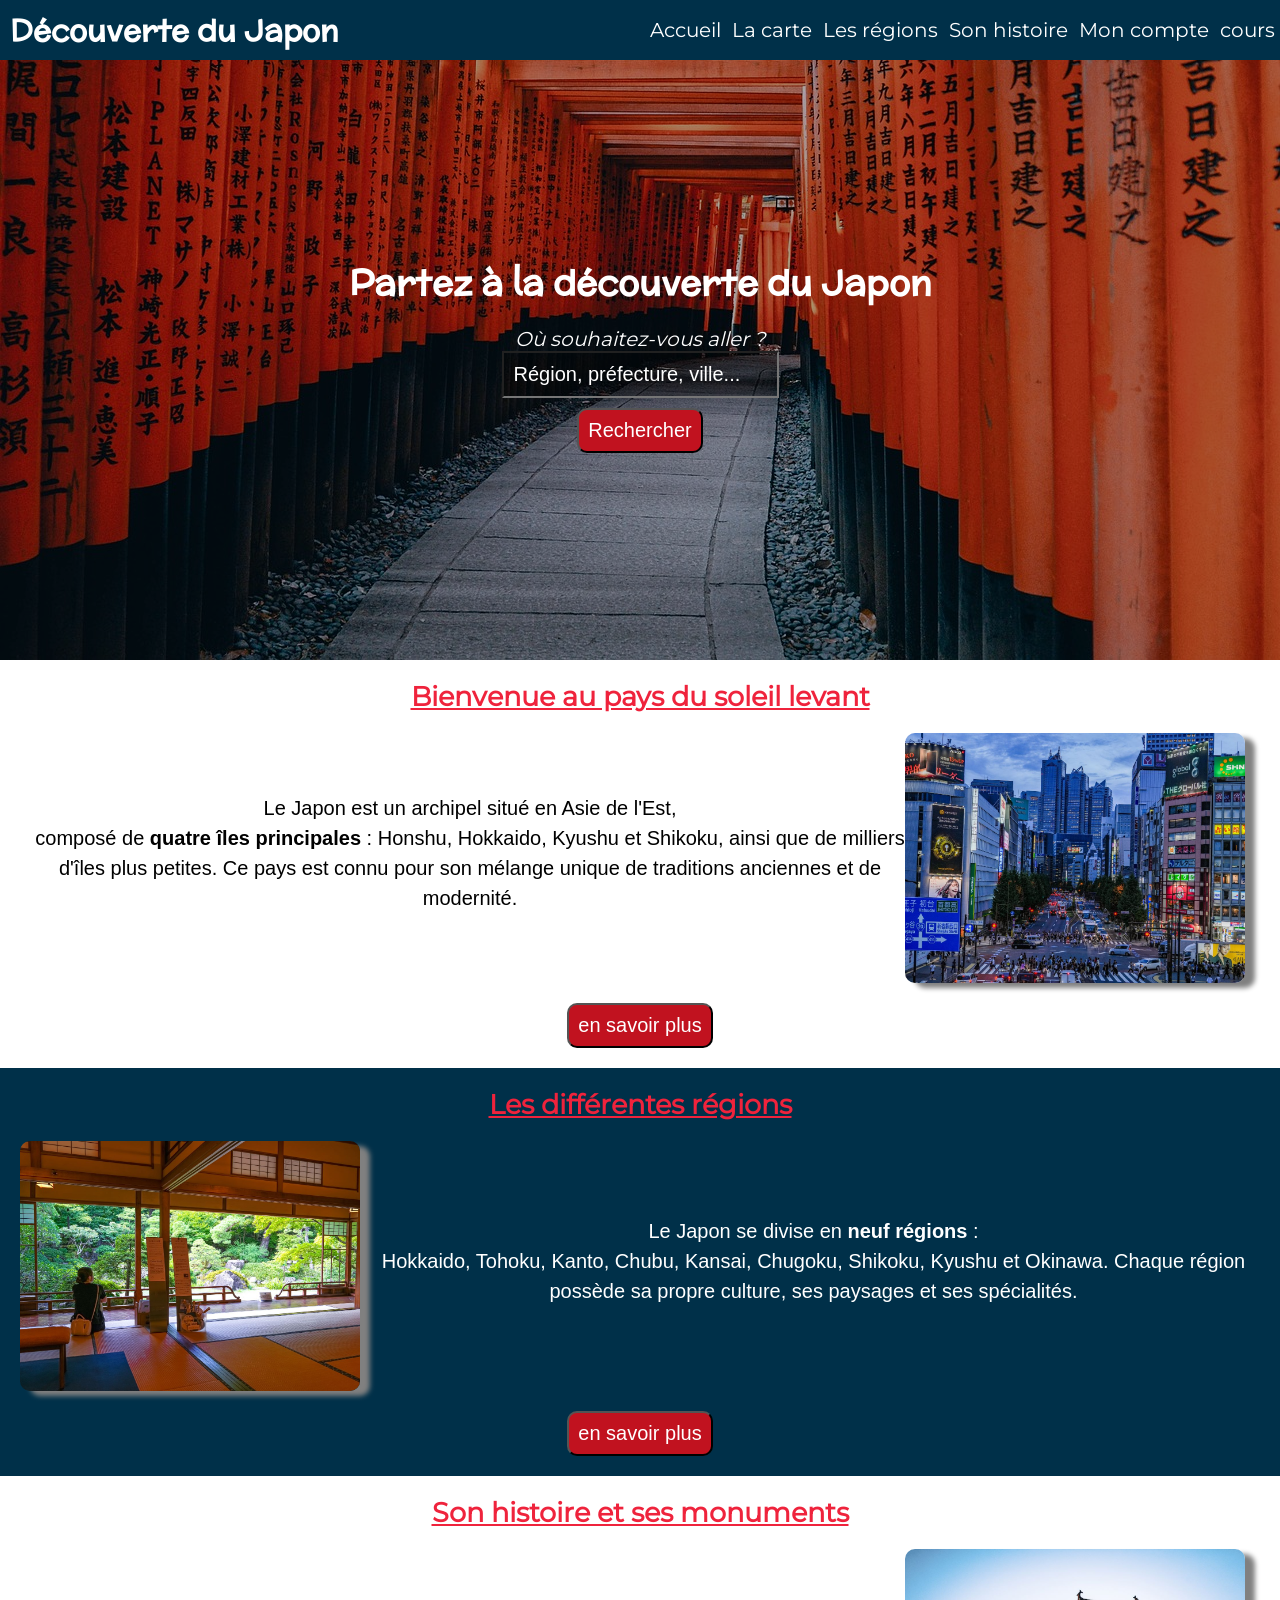
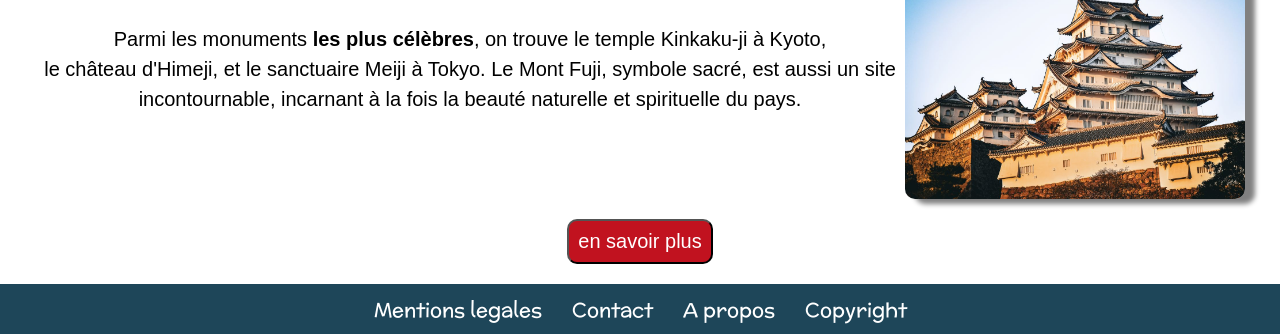
<file: index.html>
<!DOCTYPE html>
<html lang="fr">
<head>
    <meta charset="UTF-8">
    <meta name="viewport" content="width=device-width, initial-scale=1.0">
    <title>Découverte du Japon</title>
    <link rel="stylesheet" href="./Asset/css/reset.css">
    <link rel="stylesheet" href="./Asset/css/style.css">
    <!-- Données non visibles -->

</head>
<body>
    <!-- debut header -->
    <header class="header">
        <h2 class="logo">Découverte du Japon</h2>
        <nav class="header_nav">
            <ul class="header_list">
                <li><a href="index.html">Accueil</a></li>
                <li><a href="carte.html">La carte</a></li>
                <li><a href="regions.html">Les régions</a></li>
                <li><a href="histoire.html">Son histoire</a></li>
                <li><a href="compte.html">Mon compte</a></li>
                <li><a href="cours.html">cours</a></li>
            </ul>
        </nav>
    </header>
    <!-- fin header -->

    <!-- debut page principale -->
<main>
    <section class="hero">
        <h1 class="hero_title">Partez à la découverte du Japon</h1>
        <form class="hero_search" action="" method="get">
            <label class="hero_label" for="my-city">Où souhaitez-vous aller ?</label>
            <input class="hero_input"
                id="my-city"
                type="text"
                name="city"
                value=""
                placeholder="Région, préfecture, ville..."
            />
            <button type="submit"> Rechercher</button>

        </form>
    </section>
    <section class="hero-bienvenue flux">
        <h3>Bienvenue au pays du soleil levant</h3>
        <div class="hero_texte"> 
            <p>Le Japon est un archipel situé en Asie de l'Est, <br>composé de <b>quatre îles principales</b> : Honshu, Hokkaido, Kyushu et Shikoku, ainsi que de milliers d'îles plus petites. Ce pays est connu pour son mélange unique de traditions anciennes et de modernité.</p>
            <img class="hero_photo" src="./Asset/images/bienvenue2.jpg" alt="fille en kimono">
        </div>
        <div>
            <button>en savoir plus</button>
        </div>
        </section>
    
    <section class="hero-regions">
        <h3>Les différentes régions</h3>
        <div class="hero_texte-left flux">
            <p>Le Japon se divise en <b>neuf régions</b> : <br>Hokkaido, Tohoku, Kanto, Chubu, Kansai, Chugoku, Shikoku, Kyushu et Okinawa. Chaque région possède sa propre culture, ses paysages et ses spécialités.</p>
            <img class="hero_photo" src="./Asset/images/regions2.jpg" alt="rue commercante animée">
        </div>
        <div> 
            <button>en savoir plus</button>
        </div>
        </section>
        </section>
    <section class="hero-histoire flux">
        <h3>Son histoire et ses monuments</h3>
        <div class="hero_texte">
            <p>Parmi les monuments <b>les plus célèbres</b>, on trouve le temple Kinkaku-ji à Kyoto,<br> le château d'Himeji, et le sanctuaire Meiji à Tokyo. Le Mont Fuji, symbole sacré, est aussi un site incontournable, incarnant à la fois la beauté naturelle et spirituelle du pays.</p>
            <img class="hero_photo" src="./Asset/images/histoire3.jpg" alt="chateau d'Himeji">
        </div>
        <div>
            <button>en savoir plus</button>
        </div>    
        </section>
        
</main>
<!-- fin page principale -->

<!--Début Footer-->
<footer class="footer">
    <nav class="footer_nav">
        <ul class="footer_list">
            <li>Mentions legales</li>
            <li>Contact</li>        
            <li>A propos</li>
            <li>Copyright</li>
        </ul>
    </nav>
</footer>
<!-- Fin footer-->


</body>

</html>
</file>
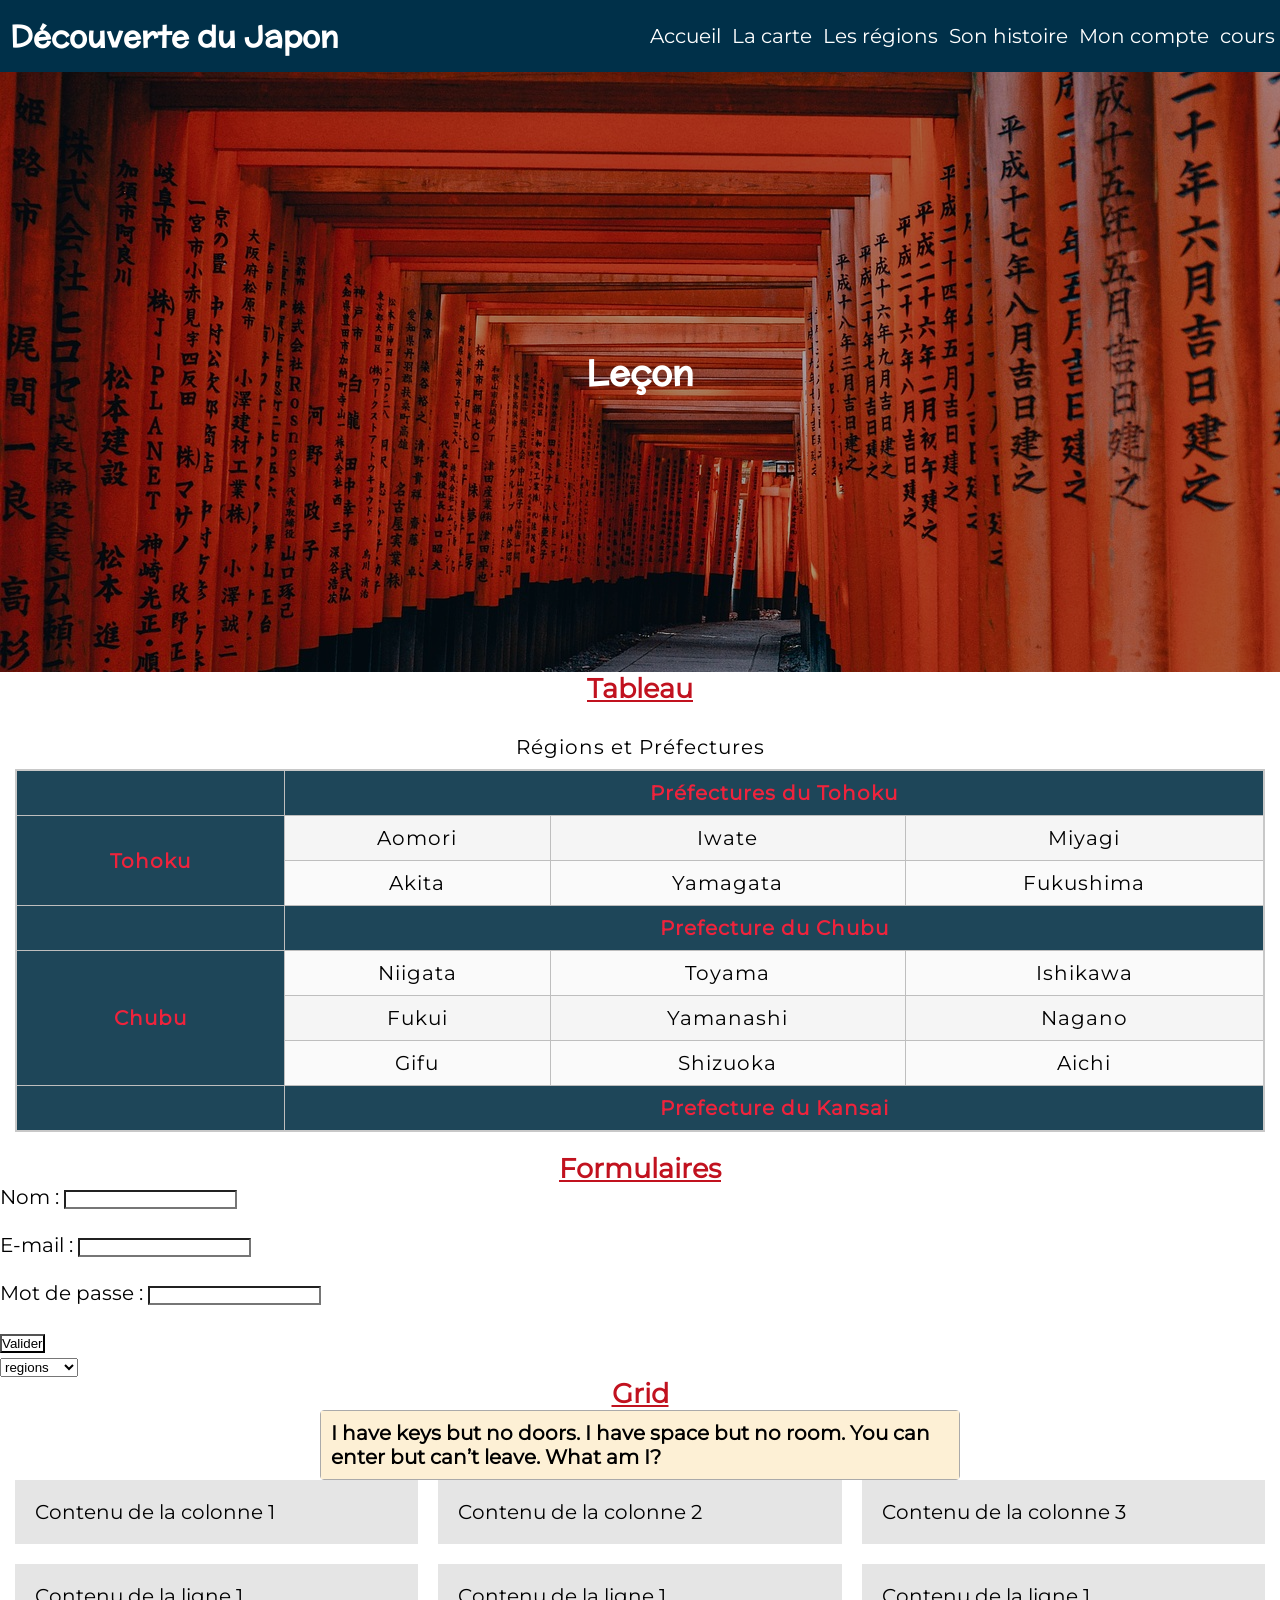
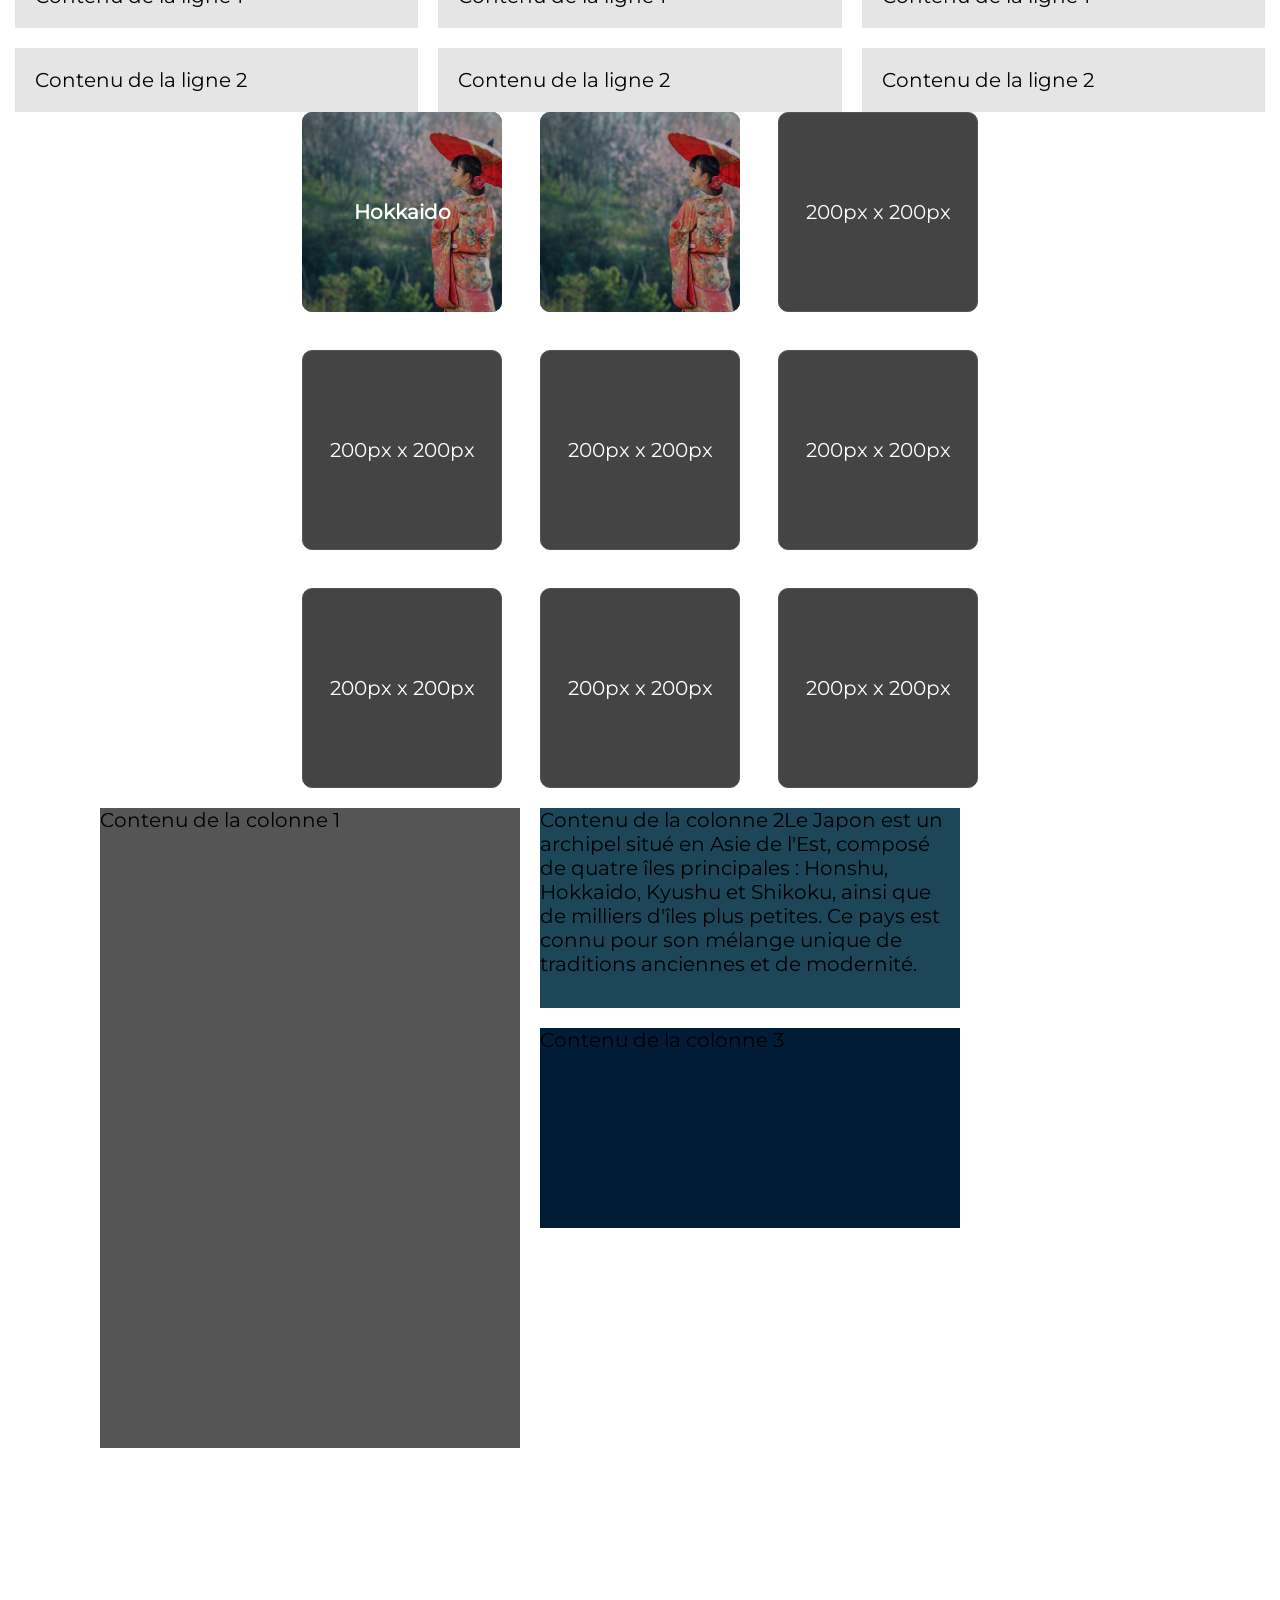
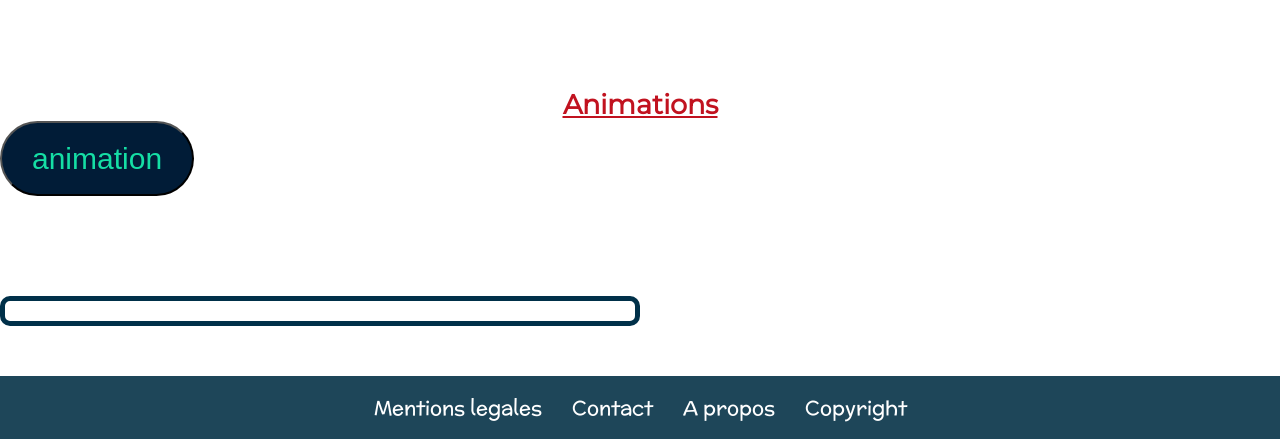
<file: cours.html>
<!DOCTYPE html>
<html lang="fr">
<head>
    <meta charset="UTF-8">
    <meta name="viewport" content="width=device-width, initial-scale=1.0">
    <title>leçon</title>
    <link rel="stylesheet" href="./Asset/css/reset.css">
    <link rel="stylesheet" href="./Asset/css/cours.css">
</head>
<body>
    <header class="header">
        <h2 class="logo">Découverte du Japon</h2>
        <nav class="header_nav">
            <ul class="header_list">
                <li><a href="index.html">Accueil</a></li>
                <li><a href="carte.html">La carte</a></li>
                <li><a href="regions.html">Les régions</a></li>
                <li><a href="histoire.html">Son histoire</a></li>
                <li><a href="compte.html">Mon compte</a></li>
                <li><a href="cours.html">cours</a></li>
            </ul>
        </nav>
    </header>
<main>
    <section class="hero">
        <h1 class="hero_title">Leçon</h1>
     </section>
     <h3>Tableau</h3>

    <table class="flux">
        <caption> Régions et Préfectures</caption>
        <thead>
        <tr>
                <th></th>
                <th colspan="3" scope="col">Préfectures du Tohoku</th>
        </tr>
        </thead>
        <tbody>
        <tr>
                <th rowspan="2" scope="row">Tohoku</th>
                <td>Aomori</td>
                <td>Iwate</td>
                <td>Miyagi</td>
        </tr>
        <tr>
            <td>Akita</td>
            <td>Yamagata</td>
            <td>Fukushima</td>
        </tr>
        <tr>
            <th></th>
            <th colspan="3">Prefecture du Chubu</th>
        </tr>
        <tr>
            <th rowspan="3"> Chubu</th>
            <td>Niigata</td>
            <td>Toyama</td>
            <td>Ishikawa</td>
        </tr>
        <tr>
            <td>Fukui</td>
            <td>Yamanashi</td>
            <td>Nagano</td>
        </tr>
        <tr>
            <td>Gifu</td>
            <td>Shizuoka</td>
            <td>Aichi</td>
        </tr>
        <tr>
            <th></th>
            <th colspan="3"> Prefecture du Kansai</th>
        </tr>
        </tbody>
    </table>
    <h3>Formulaires</h3>

    <form action="" method="POST">
        <div>
            <label for="name">Nom :</label>
            <input id="name" type="text" minlength="5">
        </div><br/>
        <div>
            <label for="mail">E-mail :</label>
            <input id="mail" type="email" required>
        </div><br/>
        <div>
            <label for="pass">Mot de passe :</label>
            <input id="pass" type="password" required>
        </div><br/>
        <input type="submit" value="Valider">
    </form>

    <select name="regions" id="">
        <option value="">regions</option>
        <option value="hokkaido">Hokkaido</option>
        <option value="tohoku">Tohoku</option>
            <optgroup label="Kanto">
                <option value="Tokyo">Tokyo</option>
            </optgroup>    
    </select>

    <h3>Grid</h3>
    <details class="flux">
        <summary>I have keys but no doors. I have space but no room. You can enter but can’t leave. What am I?</summary>
        A keyboard.
      </details>

      <div class="container flux">
        <!-- Élément de la colonne 1 -->
        <div class="item">
            Contenu de la colonne 1
        </div>
        
        <!-- Élément de la colonne 2 -->
        <div class="item">Contenu de la colonne 2</div>
        <div class="item">Contenu de la colonne 3</div>
        <div class="item">Contenu de la ligne 1</div>
        <div class="item">Contenu de la ligne 1</div>
        <div class="item">Contenu de la ligne 1</div>
        <div class="item">Contenu de la ligne 2</div>
        <div class="item">Contenu de la ligne 2</div>
        <div class="item">Contenu de la ligne 2</div>
      </div>

      <div class="game-board">
        <div class="box">
            <img src="./Asset/images/bienvenue.jpg">
            <h4><a href="hokkaido.html">Hokkaido</a></h4>
        </div>
        <div class="box">
            <img src="./Asset/images/bienvenue.jpg">
        </div>
        <div class="box">200px x 200px</div>
        <div class="box">200px x 200px</div>
        <div class="box">200px x 200px</div>
        <div class="box">200px x 200px</div>
        <div class="box">200px x 200px</div>
        <div class="box">200px x 200px</div>
        <div class="box">200px x 200px</div>
      </div>

      <div class="container2 ">
        <!-- Élément de la colonne 1 -->
        <div class="item1">Contenu de la colonne 1</div>
        
        <!-- Élément de la colonne 2 -->
        <div class="item2">Contenu de la colonne 2Le Japon est un archipel situé en Asie de l'Est,
            composé de quatre îles principales : Honshu, Hokkaido, Kyushu et Shikoku, ainsi que de milliers d'îles plus petites. Ce pays est connu pour son mélange unique de traditions anciennes et de modernité.</div>
        <div class="item3">Contenu de la colonne 3</div>
      </div>
<h3>Animations</h3>
      <button class="btn" type="reset">animation</button>

      <div class="progress">
        <div class="progress-bar"></div>
      </div>

</main>
<!-- Fin Main-->
<!-- start Footer-->
<footer class="footer">
    <nav class="footer_nav">
        <ul class="footer_list">
            <li>Mentions legales</li>
            <li>Contact</li>        
            <li>A propos</li>
            <li>Copyright</li>
        </ul>
    </nav>

</footer>
</body>
</html>
</file>
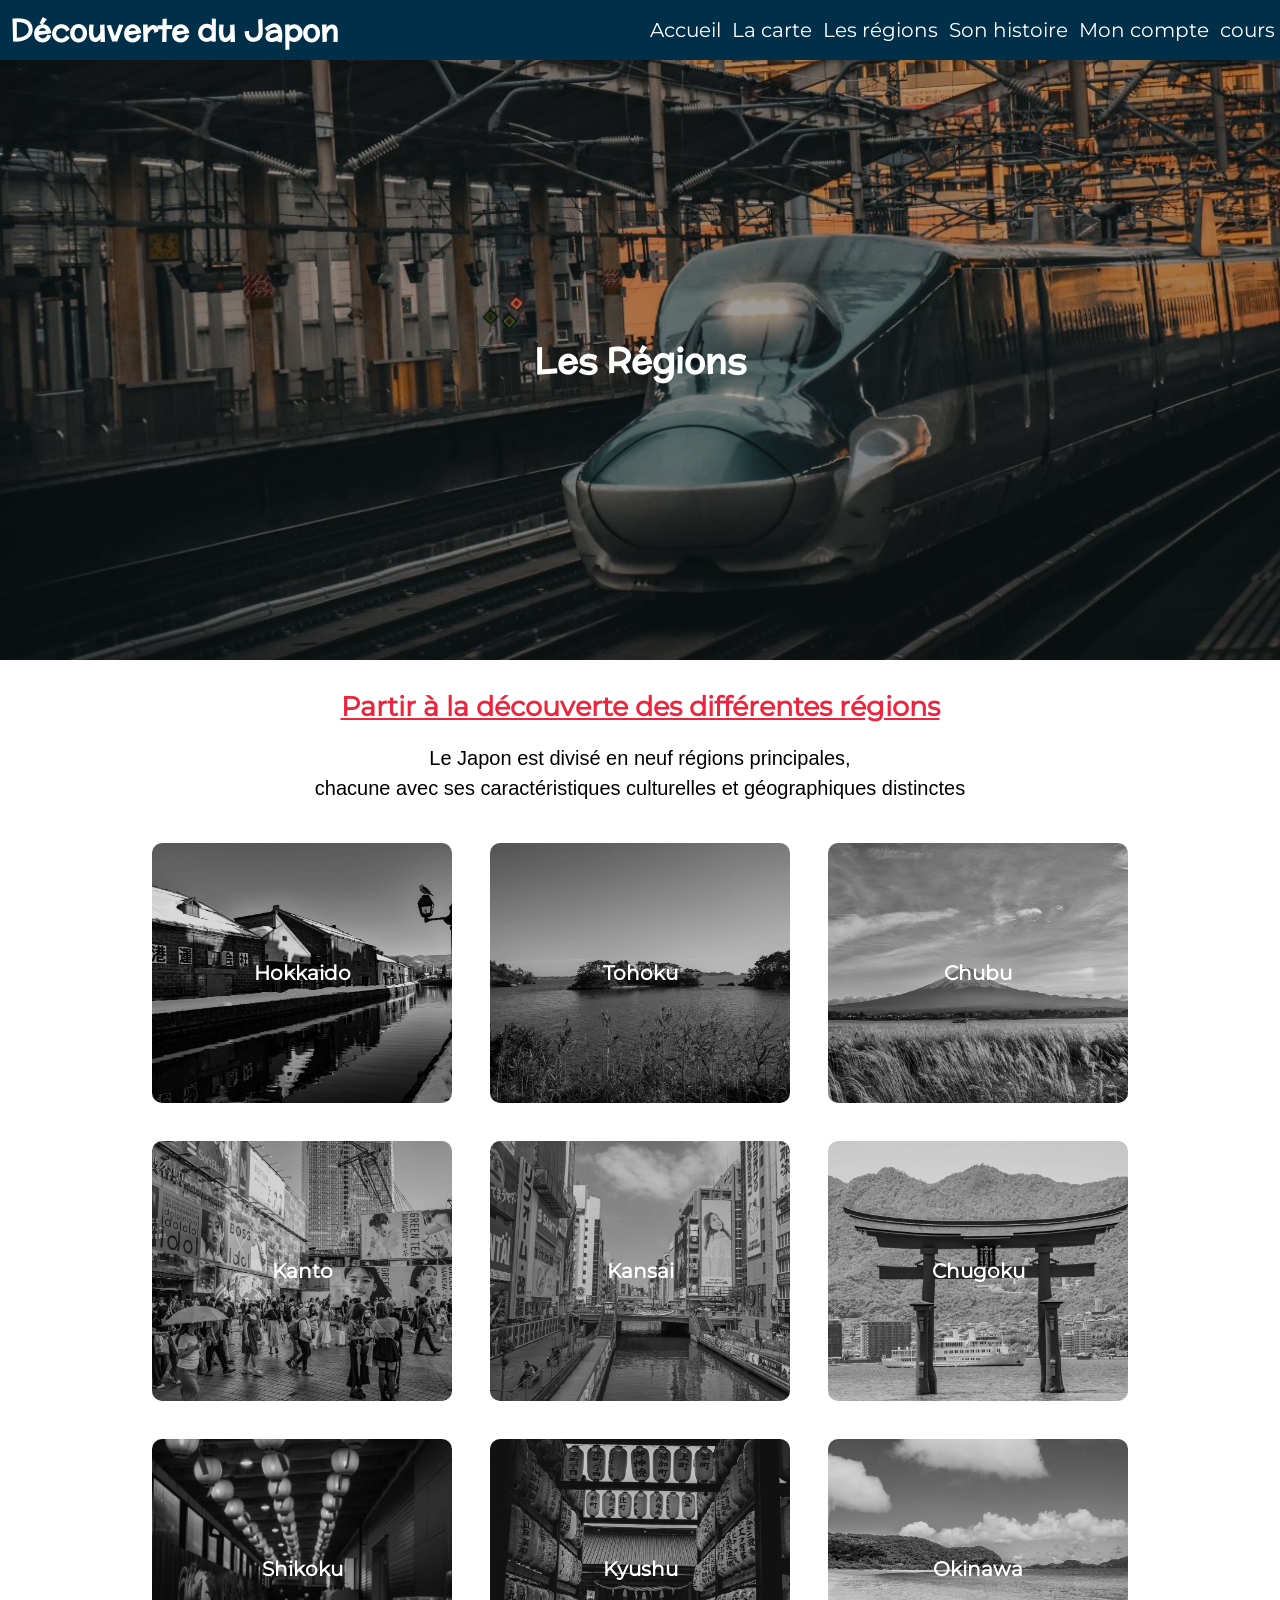
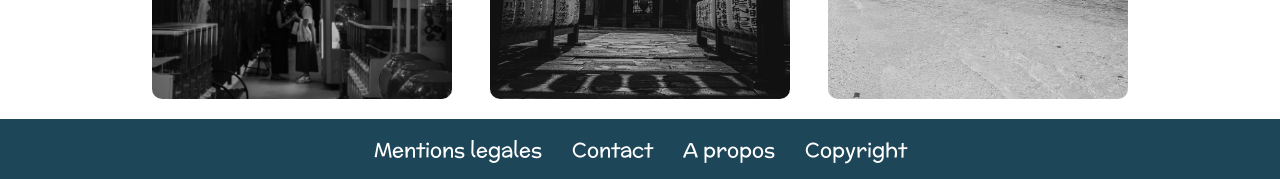
<file: regions.html>
<!DOCTYPE html>
<html lang="fr">
<head>
    <meta charset="UTF-8">
    <meta name="viewport" content="width=device-width, initial-scale=1.0">
    <link rel="stylesheet" href="./Asset/css/reset.css">
    <link rel="stylesheet" href="./Asset/css/regions.css">
    <title>Régions</title>
</head>
<body>
    <!-- debut header -->
    <header class="header">
        <h2 class="logo">Découverte du Japon</h2>
        <nav class="header_nav">
            <ul class="header_list">
                <li><a href="index.html">Accueil</a></li>
                <li><a href="carte.html">La carte</a></li>
                <li><a href="regions.html">Les régions</a></li>
                <li><a href="histoire.html">Son histoire</a></li>
                <li><a href="compte.html">Mon compte</a></li>
                <li><a href="cours.html">cours</a></li>
            </ul>
        </nav>
    </header>
    <!-- fin header -->
<!-- START main-->
<main>
    <section class="hero">
        <h1 class="hero_title">Les Régions</h1>
    </section>
    <section class="hero-bienvenue">
        <h3>Partir à la découverte des différentes régions</h3>
        <div class="hero_texte"> 
            <p>Le Japon est divisé en neuf régions principales,<br> chacune avec ses caractéristiques culturelles et géographiques distinctes</p>
    </section>

<!--START GRID Regions-->
    <div class="game-board flux">
        <div class="box">
            <img src="./Asset/images/regions/hokkaido2.jpg">
            <h4><a href="hokkaido.html">Hokkaido</a></h4>
        </div>
        <div class="box">
            <img src="./Asset/images/regions/tohoku2.jpg">
            <h4><a href="tohoku.html">Tohoku</a></h4>
        </div>
        <div class="box">
            <img src="./Asset/images/regions/chubu2.jpg">
            <h4><a href="chubu.html">Chubu</a></h4>
        </div>
        <div class="box">
            <img src="./Asset/images/regions/kanto2.jpg">
            <h4><a href="kanto.html">Kanto</a></h4>
        </div>
        <div class="box"><img src="./Asset/images/regions/kansai2.jpg">
            <h4><a href="kansai.html">Kansai</a></h4>
        </div>
        <div class="box">
            <img src="./Asset/images/regions/chugoku2.jpg">
            <h4><a href="chugoku.html">Chugoku</a></h4>
        </div>
        <div class="box"><img src="./Asset/images/regions/shikoku2.jpg">
            <h4><a href="shikoku.html">Shikoku</a></h4></div>
        <div class="box"><img src="./Asset/images/regions/kyushu2.jpg">
            <h4><a href="kyushu.html">Kyushu</a></h4></div>
        <div class="box"><img src="./Asset/images/regions/okinawa2.jpg">
            <h4><a href="okinawa.html">Okinawa</a></h4></div>
      </div>
      <!--END GRID Regions-->
<!--END main-->
</main>
<!-- END main -->
 <!--START Footer-->
 <footer class="footer">
    <nav class="footer_nav">
        <ul class="footer_list">
            <li>Mentions legales</li>
            <li>Contact</li>        
            <li>A propos</li>
            <li>Copyright</li>
        </ul>
    </nav>
</footer>
 <!--END Footer-->
</body>
</html>
</file>
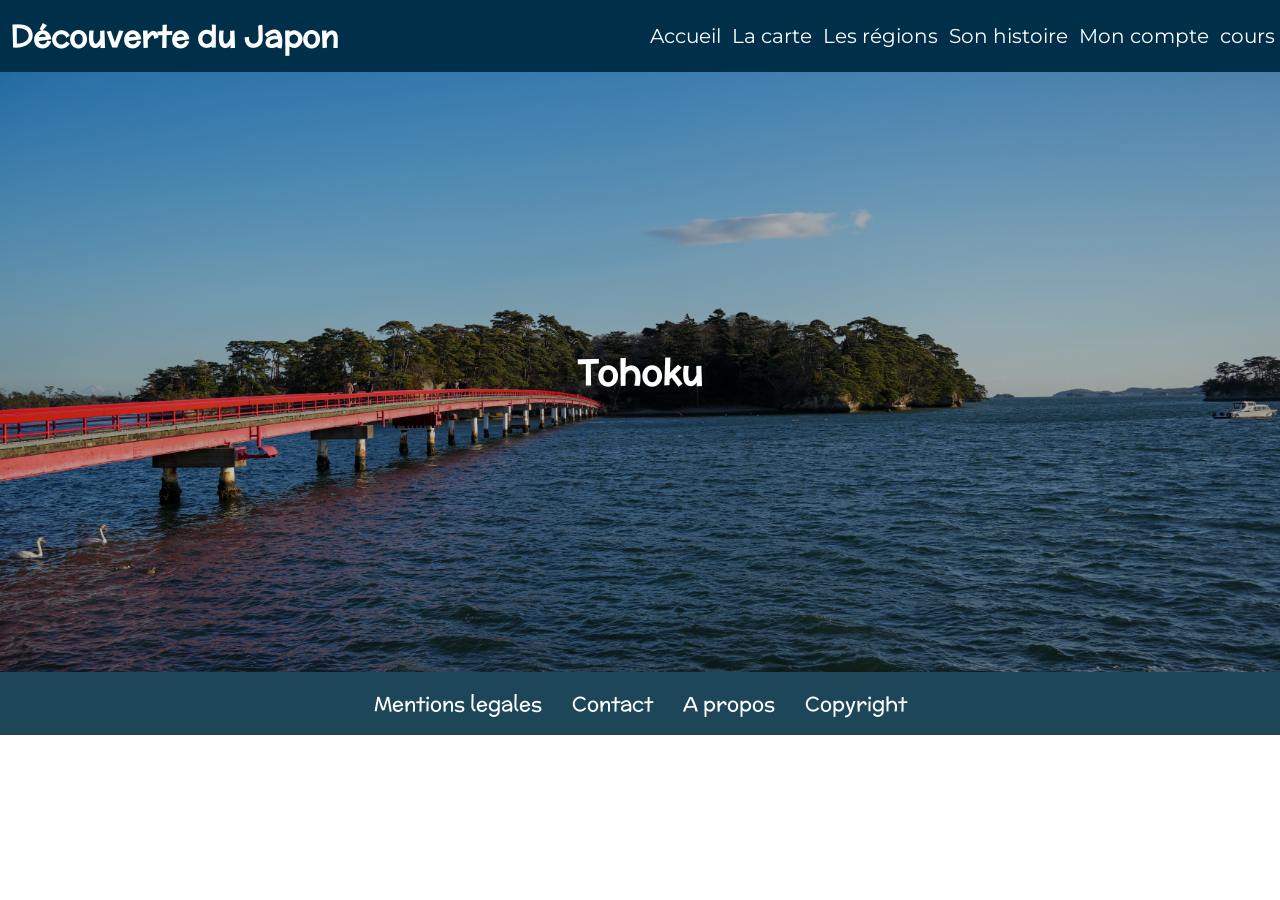
<file: tohoku.html>
<!DOCTYPE html>
<html lang="fr">
<head>
    <meta charset="UTF-8">
    <meta name="viewport" content="width=device-width, initial-scale=1.0">
    <link rel="stylesheet" href="./Asset/css/reset.css">
    <link rel="stylesheet" href="./Asset/css/pageregions.css">
    <title>Tohoku</title>
</head>
<body>
     <!-- debut header -->
     <header class="header">
        <h2 class="logo">Découverte du Japon</h2>
        <nav class="header_nav">
            <ul class="header_list">
                <li><a href="index.html">Accueil</a></li>
                <li><a href="carte.html">La carte</a></li>
                <li><a href="regions.html">Les régions</a></li>
                <li><a href="histoire.html">Son histoire</a></li>
                <li><a href="compte.html">Mon compte</a></li>
                <li><a href="cours.html">cours</a></li>
            </ul>
        </nav>
    </header>
    <!-- fin header -->
     <!-- debut page principale -->
<main>
    <section class="hero">
        <h1 class="hero_title">Tohoku</h1>
        <img src="./Asset/images/tohokumain.jpg">
    </section>
    



    <!--Début Footer-->
<footer class="footer">
    <nav class="footer_nav">
        <ul class="footer_list">
            <li>Mentions legales</li>
            <li>Contact</li>        
            <li>A propos</li>
            <li>Copyright</li>
        </ul>
    </nav>
</footer>
<!-- Fin footer-->
</body>
</html>
</file>
<file: Asset/css/style.css>
@font-face {
    font-family: 'Mclaren';
    src: url(/Asset/fonts/McLaren-Regular.ttf);
}
@font-face {
    font-family: 'Montserrat' ;
    src: url(/Asset/fonts/Montserrat-Regular.ttf);
}

html{
    font-size: 62.5%;
}
body{
    width: 100%;
    font-size: 2rem;
    font-family: Montserrat;
}
.flux{
    max-width: 1250px;
    margin-left: auto;
    margin-right: auto;
}
/* Start header */
.header{
    width: 100%;
    height: 6rem;
    background-color: #003049;
    font-size: 2rem;
    display: flex;
    align-items: center;
}
.logo{
    display: flex;
    font-family: Mclaren;
    color: white;
    margin-left: 1rem;
    width: 40%;
}
.header_nav{
    font-family: Montserrat;
    width: 100%;
    display: flex;
    justify-content: flex-end;
}
.header_list{
    display: flex;
    width: 70%;
    justify-content: space-around;
}
/* end header */
li a{
    color: white;
}
li a:hover{
    color: red;
}
.hero_title{
    font-size: 3.5rem;
    font-family: Mclaren;
    color: white;
}

h3{
    text-align: center;
    text-decoration: underline;
    color: #ef233c;
    font-size: 2.7rem;
    font-family: Montserrat, sans-serif;
}
.hero{
    width: 100%;
    height: 60rem;
    text-align: center;
    padding: 2rem;
    background-image: url(/Asset/images/bigtitle.jpg);
    background-size: cover;
    background-color: #0005;
    background-blend-mode: darken;
    display: flex;
    flex-direction: column;
    justify-content: center;
    align-items: center;
    background-position: bottom;
}
.hero_texte{
    display: flex;
    align-items: center;
    text-align: center;
}
.hero_texte-left{
    display: flex;
    flex-direction: row-reverse;
    align-items: center;
    text-align: center;
    column-gap: 0.7rem;
}
.hero-bienvenue, .hero-histoire{
    display: flex;
    width: 100%;
    padding: 2rem;
    flex-direction: column;
    row-gap: 1rem;
    align-items: center;
    flex-wrap: wrap;
}

.hero-regions{
    display: flex;
    align-items: center;
    flex-direction: column;
    row-gap: 1rem;
    background-color:#003049 ;
    width: 100%;
    padding: 2rem;
    color: white;
}
.hero_photo{
    border-radius: 1rem;
    margin-top: 1rem;
    object-fit: cover;
    width: 34rem;
    height: 25rem;
    box-shadow: 1rem 0.5rem 0.5rem grey;
}
button{
    border-radius: 1rem;
    background-color: #C1121F;
    color: white;
    font-size: 2rem;
    padding: 0.9rem;
    margin-top: 1rem;
}
button:hover{
    background-color: red;
}
.hero_search{
    padding: 1rem;
    display: flex;
    flex-direction: column;
    align-items: center;
}
.hero_label{
    display: flex;
    color: white;
    padding-top: 1rem;
    font-style: oblique;
}
.hero_input{
    font-size: 2rem;
    color: white;
    border-width: 1;
    padding: 1rem;
    background-size: cover;
    background-color: #0005;
    background-blend-mode: darken;
}
.hero_input::placeholder{
    color: white;
    opacity: 1;
}
p{
    font-family: Verdana, Geneva, Tahoma, sans-serif;
    line-height: 3rem;
}

.footer{
        width: 100%;
        height: 5rem;
        background-color: #1E4659;
        color: white;
        font-family: Mclaren;
        display: flex;
        flex-direction: row;;
        align-items: center;
        justify-content: space-around;
}
.footer_list{
    display: flex;
    gap: 3rem;
}


@media (max-width: 600px) {
    body{
        font-size: 1.8rem;
        display: grid;
        align-items: center;
    }
    .header{
        font-size: 1.8rem;
    }
    .logo{
        width: 80%;
    }
    .header_nav{
        display: none;
    }
    .header_list{
        flex-direction: column;
    }
    .hero_texte{
      display:grid;
    }
    .hero_texte-left{
        display: grid;
    }
    .hero_photo{
        box-shadow: none;
        display: grid;
        align-items: center;
        width: 100%;
    }
}

summary {
    font-weight: bold;
    margin: -0.5em -0.5em 0;
    padding: 0.5em;
    background-color: #FDF0D5;
  }
</file>
<file: Asset/css/cours.css>
@font-face {
    font-family: 'Mclaren';
    src: url(/Asset/fonts/McLaren-Regular.ttf);
}
@font-face {
    font-family: 'Montserrat' ;
    src: url(/Asset/fonts/Montserrat-Regular.ttf);
}

html{
    font-size: 62.5%;
}
body{
    width: 100%;
    font-size: 2rem;
    font-family: Montserrat;
}
.flux{
    max-width: 1250px;
    margin-left: auto;
    margin-right: auto;
}

/* Start header */
.header{
    width: 100%;
    height: 8vh;
    background-color: #003049;
    font-size: 2rem;
    display: flex;
    align-items: center;
}
.logo{
    display: flex;
    font-family: Mclaren;
    color: white;
    margin-left: 1rem;
    width: 40%;
}
.header_nav{
    font-family: Montserrat;
    width: 100%;
    display: flex;
    justify-content: flex-end;
}
.header_list{
    display: flex;
    width: 70%;
    justify-content: space-around;
}
/* end header */
li a{
    color: white;
}
li a:hover{
    color: red;
}
.hero_title{
    font-size: 3.5rem;
    font-family: Mclaren;
    color: white;
    
}

h3{
    text-align: center;
    text-decoration: underline;
    color: #C1121F;
    font-size: 2.7rem;
    font-family: Montserrat, sans-serif;
}
.hero{
    width: 100%;
    height: 60rem;
    text-align: center;
    padding: 20px;
    background-image: url(/Asset/images/bigtitle.jpg);
    background-size: cover;
    background-color: #0005;
    background-blend-mode: darken;
    display: flex;
    flex-direction: column;
    justify-content: center;
    align-items: center;
}

.footer{
    width: 100%;
    height: 7vh;
    background-color: #1E4659;
    color: white;
    font-family: Mclaren;
    display: flex;
    flex-direction: row;;
    align-items: center;
    justify-content: space-around;
}
.footer_list{
display: flex;
gap: 3rem;
}

table {
border-collapse: collapse;
border : 2px solid rgb(200,200,200);
letter-spacing: 1px;
font-size: 2rem;
width: 100%;
margin: 2rem;
}

td, th {
border: 1px solid rgb(190,190,190);
padding: 10px 20px;
}

th {
background-color:#1E4659;
color: #ef233c;
}

td {
text-align: center;
}

tr:nth-child(even) td {
background-color: rgb(250,250,250);
}

tr:nth-child(odd) td {
background-color: rgb(245,245,245);
}

.colHeaders {
  color :red;
}

caption {
padding: 10px;
}
details {
    border: 1px solid #aaa;
    border-radius: 4px;
    padding: 0.5em 0.5em 0;
    width: 50%;
  }
  
  summary {
    font-weight: bold;
    margin: -0.5em -0.5em 0;
    padding: 0.5em;
    background-color: #FDF0D5;
  }
  
  details[open] {
    padding: 0.5rem;
  }
  
  details[open] summary {
    border-bottom: 1px solid #aaa;
    margin-bottom: 0.5rem;
  }

  .container {
    display: grid;
    grid-template-columns: repeat(3, 1fr); /* Deux colonnes de largeur égale */
    grid-template-rows: repeat(3, 1fr);
    grid-gap: 2rem; /* Espacement de 20 pixels entre les éléments */
  }
  
  /* Style des éléments de la grille */
  .item {
    background-color: #e5e5e5; /* Couleur de fond des éléments */
    padding: 20px; /* Espacement intérieur de 20 pixels */
  }
  .game-board {
    display: grid;
    justify-content: center;
    gap: 3.8rem;
    grid-template-rows: 20rem 20rem 20rem;
    grid-template-columns: 20rem 20rem 20rem;
}
img{
  width: 20rem;
  height: 20rem;
  border-radius: 10px;
  object-fit: cover;
  position: relative;
  filter: brightness(70%);
}
h4{
  position: absolute;
}

 /* css style */
body {
  justify-content: center;
}
.box {
  background: #444;
  border: 1px solid #555;
  display: flex;
  align-items: center;
  justify-content: center;
  color: white;
  border-radius: 10px;
  text-align: center;
  transition: transform 400ms;
}
.box:hover{
  transform: scale(1.15);
  transition-duration: 700ms;
  
}
@media (min-width: 1024px) {
  .grid-container {
    grid-template-columns: 1fr 1fr 1fr; /* Définit trois colonnes de largeur égale */
  }
}
@media (max-width: 767px) {
  .game-board {
    grid-template-columns: 1fr; /* Définit une colonne de largeur égale */
  }
}

  .container2 {
    display: grid;
    grid-template-columns:repeat(5, 20rem); /* Deux colonnes de largeur égale */
    grid-template-rows: repeat( 4, 20rem);
    grid-gap: 20px; /* Espacement de 20 pixels entre les éléments */
    margin: 20px;
    justify-content: center;
  }
  
  /* Style des éléments de la grille */
  .item1{
    grid-column: 1 / 3;
    grid-row: 1 / 4;
    background-color: #555;
  }
  .item2{
    grid-column: 3 / 5;
    grid-row: 1 / 2;
    background-color: #1E4659;
  }
  .item3{
    grid-column: 3 / 5;
    grid-row: 2 / 3;
    background-color: #011c37;
  }

  .btn {
    background: #011c37;
    color: #15DEA5;
    font-size: 3rem;
    cursor: pointer;
    padding: 1.85rem 3rem;
    border-radius: 10rem;
    transition : transform 400ms;
    display: flex;
    align-items: center;
  }

  /* MEDIA QUERIES Annule animations sur MOBILE*/
  @media screen and (min-width: 700px) {
    .btn:hover {
      transform: scale(1.15);
  }
  }
/* Animation Progress Bar */
.progress{
  margin-top: 100px;
  margin-bottom: 50px;
  width: 50%;
  height: 3rem;
  border: solid 0.5rem #003049;
  border-radius: 10px;
  padding: 0.3rem;
}
.progress-bar{
  height: 100%;
  width: 0px;
  background-color: #15DEA5;
  border-radius: 10px;
  animation-name: progression;
  animation-duration: 2s;
  animation-iteration-count: infinite;
}
@keyframes progression {
  0%{
    width: 0%;
  }
  100%{
    width: 100%;
    background-color: #003049;
  }
}
</file>
<file: Asset/css/regions.css>
@font-face {
    font-family: 'Mclaren';
    src: url(/Asset/fonts/McLaren-Regular.ttf);
}
@font-face {
    font-family: 'Montserrat' ;
    src: url(/Asset/fonts/Montserrat-Regular.ttf);
}
html{
    font-size: 62.5%;
}
body{
    width: 100%;
    font-size: 2rem;
    font-family: Montserrat;
}
.flux{
    max-width: 1250px;
    margin-left: auto;
    margin-right: auto;
}
/* Start header */
.header{
    width: 100%;
    height: 6rem;
    background-color: #003049;
    font-size: 2rem;
    display: flex;
    align-items: center;
}
.logo{
    display: flex;
    font-family: Mclaren;
    color: white;
    margin-left: 1rem;
    width: 40%;
}
.header_nav{
    font-family: Montserrat;
    width: 100%;
    display: flex;
    justify-content: flex-end;
}
.header_list{
    display: flex;
    width: 70%;
    justify-content: space-around;
}
/* end header */

li a{
    color: white;
}
li a:hover{
    color: red;
}
/* START main */

.hero_title{
    font-size: 3.5rem;
    font-family: Mclaren;
    color: white;
}

h3{
    text-align: center;
    text-decoration: underline;
    color: #ef233c;
    font-size: 2.7rem;
    font-family: Montserrat, sans-serif;
    padding: 1rem;
}
.hero{
    width: 100%;
    height: 60rem;
    text-align: center;
    padding: 2rem;
    background-image: url(/Asset/images/lregions2.jpg);
    background-size: cover;
    background-color: #0005;
    background-blend-mode: darken;
    display: flex;
    flex-direction: column;
    justify-content: center;
    align-items: center;
    background-position: bottom;
}
.hero_texte{
    display: flex;
    align-items: center;
    text-align: center;
}
.hero-bienvenue{
    display: flex;
    width: 100%;
    padding: 2rem;
    flex-direction: column;
    row-gap: 1rem;
    align-items: center;
}
p{
    display: flex;
    font-family: Verdana, Geneva, Tahoma, sans-serif;
    line-height: 3rem;
}

/* START GRID */
.game-board {
    display: grid;
    justify-content: center;
    gap: 3.8rem;
    grid-template-rows: 26rem 26rem 26rem;
    grid-template-columns: 30rem 30rem 30rem;
    padding: 2rem;
}
img{
  width:30rem;
  height: 26rem;
  border-radius: 1rem;
  object-fit: cover;
  position: relative;
  filter: brightness(85%);
}
h4{
  position: absolute;
}

 /* css style */

.box {
  
  display: flex;
  align-items: center;
  justify-content: center;
  color: white;
  border-radius: 1rem;
  text-align: center;
  transition: transform 400ms;
  transition: all 500ms ease-out;
  filter: saturate(0);
}
.box:hover{
  transform: scale(1.15);
  box-shadow: 1rem  0.5rem 0.5rem gray;
  filter: saturate(1);
}
/* END GRID */

/*FOOTER*/
.footer{
    width: 100%;
    height: 6rem;
    background-color: #1E4659;
    color: white;
    font-family: Mclaren;
    display: flex;
    flex-direction: row;;
    align-items: center;
    justify-content: space-around;
}
.footer_list{
display: flex;
gap: 3rem;
}

@media (max-width: 767px) {
    .game-board {
      grid-template-columns: 30rem;
      display: grid;
      justify-content: center;
    }
    .box{
        filter: saturate(1);
        width: 100%;
    }
    .box:hover{
        transform: none;
        box-shadow: none;
    }
    .logo{
        width: 80%;
    }
    .header_nav{
        display: none;
    }
  }
</file>
<file: Asset/css/pageregions.css>
@font-face {
    font-family: 'Mclaren';
    src: url(/Asset/fonts/McLaren-Regular.ttf);
}
@font-face {
    font-family: 'Montserrat' ;
    src: url(/Asset/fonts/Montserrat-Regular.ttf);
}

html{
    font-size: 62.5%;
}
body{
    width: 100%;
    font-size: 2rem;
    font-family: Montserrat;
}
.flux{
    max-width: 1200px;
    margin-left: auto;
    margin-right: auto;
}
/* Start header */
.header{
    width: 100%;
    height: 8vh;
    background-color: #003049;
    font-size: 2rem;
    display: flex;
    align-items: center;
}
.logo{
    display: flex;
    font-family: Mclaren;
    color: white;
    margin-left: 1rem;
    width: 40%;
}
.header_nav{
    font-family: Montserrat;
    width: 100%;
    display: flex;
    justify-content: flex-end;
}
.header_list{
    display: flex;
    width: 70%;
    justify-content: space-around;
}
/* end header */
li a{
    color: white;
}
li a:hover{
    color: red;
}
/* START MAIN */
.hero_title{
    display: flex;
    justify-content: center;
    font-size: 3.5rem;
    font-family: Mclaren;
    color: white;
    position: absolute;
}

h3{
    text-align: center;
    text-decoration: underline;
    color: #ef233c;
    font-size: 2.7rem;
    font-family: Montserrat, sans-serif;
}
.hero{
    width: 100%;
    height: 60rem;
    text-align: center;
    display: flex;
    justify-content: center;
    align-items: center;
}

img{
    width: 100%;
    height: 60rem;
    object-fit: cover;
    filter: brightness(80%);
    position: relative;
    z-index: -1;
  }




  footer{
    width: 100%;
    height: 7vh;
    background-color: #1E4659;
    color: white;
    font-family: Mclaren;
    display: flex;
    flex-direction: row;;
    align-items: center;
    justify-content: space-around;
}
.footer_list{
display: flex;
gap: 3rem;
}
</file>
